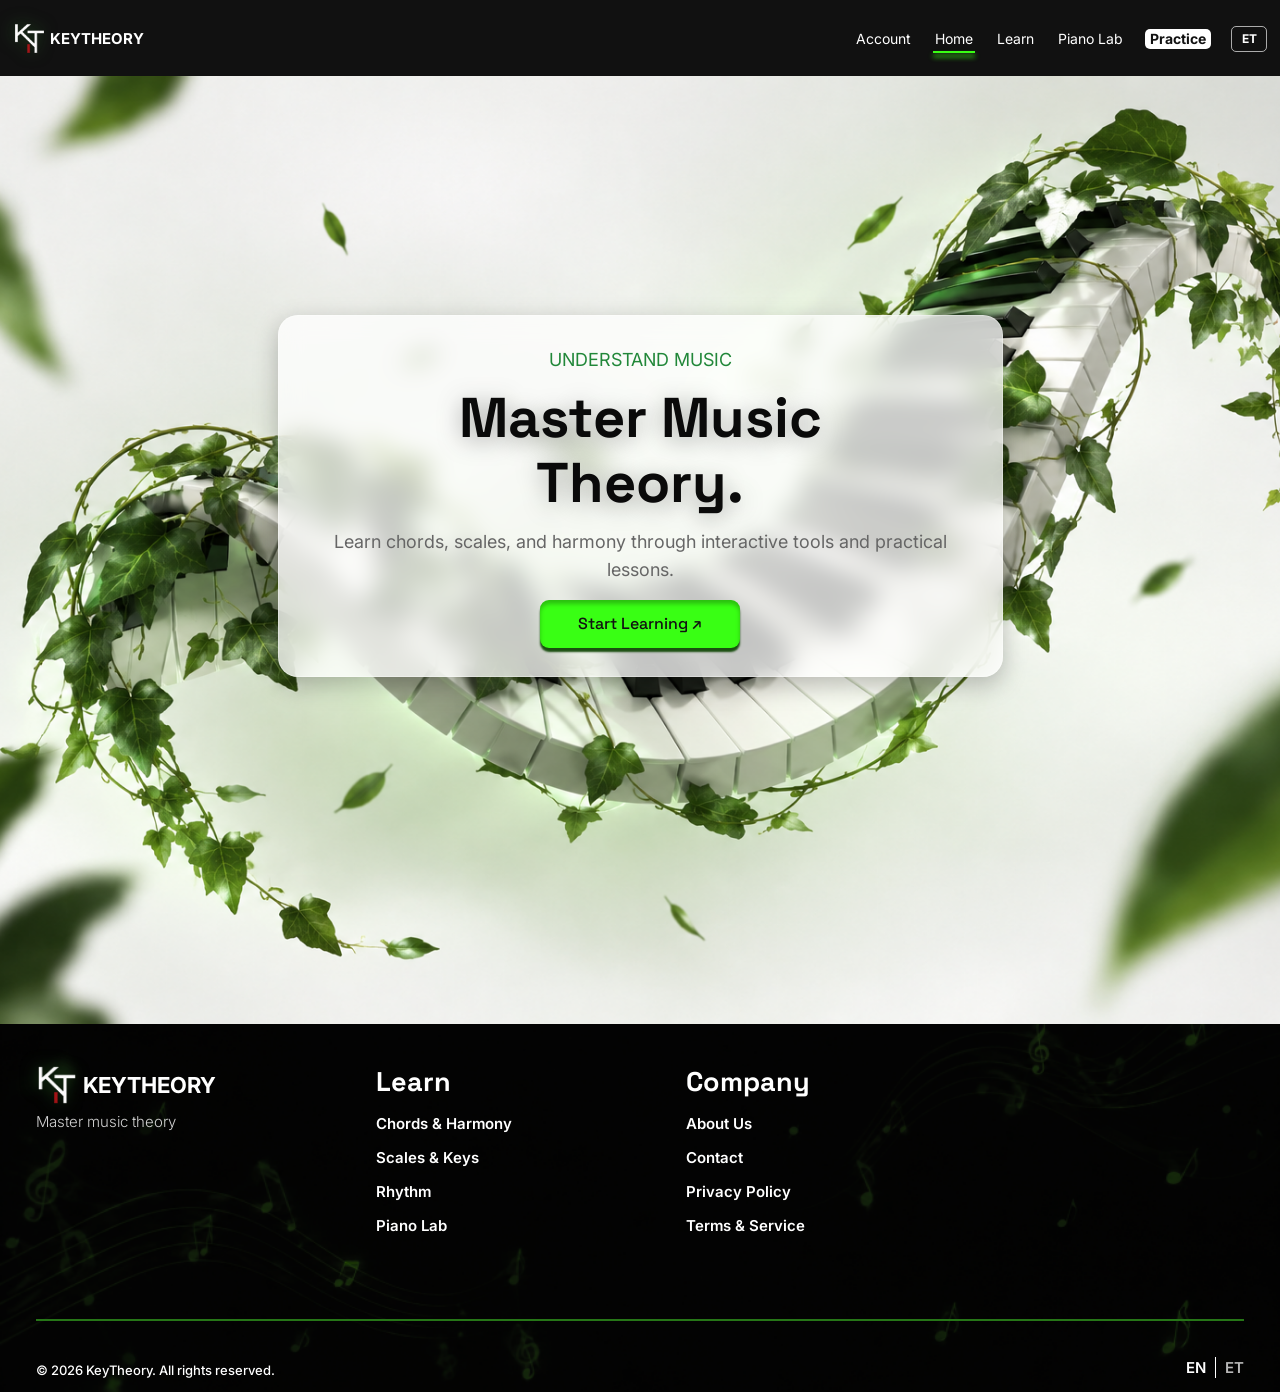
<file: index.html>
<!doctype html>
<html lang="en">
  <head>
    <meta charset="utf-8" />
    <meta name="viewport" content="width=device-width, initial-scale=1" />
    <meta name="theme-color" content="#111111" />
    <title data-en="KeyTheory | Master Music Theory" data-et="KeyTheory | Muusikateooria meistriklass">KeyTheory | Master Music Theory</title>
    <link rel="preconnect" href="https://fonts.googleapis.com" />
    <link rel="preconnect" href="https://fonts.gstatic.com" crossorigin />
    <link
      href="https://fonts.googleapis.com/css2?family=Inter:wght@400;700&family=Space+Grotesk:wght@500;700&display=swap"
      rel="stylesheet"
    />
    <link rel="stylesheet" href="style.css" />
    <script src="script.js" defer></script>
  </head>
  <body>
    <header class="site-header">
      <a class="brand" href="#home" aria-label="KeyTheory home" data-en-aria-label="KeyTheory home" data-et-aria-label="KeyTheory avaleht">
        <img class="brand-mark" src="assets/kt-logo.png" alt="" />
        <span>KEYTHEORY</span>
      </a>

      <nav class="main-nav" aria-label="Main navigation" data-en-aria-label="Main navigation" data-et-aria-label="Peamenüü">
        <a class="nav-link" href="signup.html" data-en="Account" data-et="Konto">Account</a>
        <a class="nav-link is-current" href="#home" aria-current="page" data-en="Home" data-et="Avaleht">Home</a>
        <a class="nav-link" href="learn.html" data-en="Learn" data-et="Õpi">Learn</a>
        <a class="nav-link" href="#piano-lab" data-en="Piano Lab" data-et="Klaverilabor">Piano Lab</a>
        <a class="practice-link" href="#practice" data-en="Practice" data-et="Harjuta">Practice</a>
        <button class="language-toggle" type="button" data-language-toggle aria-label="Switch language to Estonian" data-en-aria-label="Switch language to Estonian" data-et-aria-label="Vaheta keeleks inglise keel" aria-pressed="false">ET</button>
      </nav>
    </header>

    <main id="home" class="hero">
      <section class="hero-panel" aria-labelledby="hero-title">
        <p class="eyebrow" data-en="UNDERSTAND MUSIC" data-et="MÕISTA MUUSIKAT">UNDERSTAND MUSIC</p>
        <h1 id="hero-title" data-en="Master Music Theory." data-et="Valda muusikateooriat.">Master Music Theory.</h1>
        <p class="hero-description" data-en="Learn chords, scales, and harmony through interactive tools and practical lessons." data-et="Õpi akorde, helistikke ja harmooniat interaktiivsete tööriistade ning praktiliste õppetundide abil.">
          Learn chords, scales, and harmony through interactive tools and practical lessons.
        </p>
        <a class="primary-action" href="signup.html"><span data-en="Start Learning" data-et="Alusta õppimist">Start Learning</span> <span aria-hidden="true">↗</span></a>
      </section>
    </main>

    <footer class="site-footer">
      <div class="footer-content">
        <div class="footer-brand">
          <a class="footer-brand-link" href="index.html#home" aria-label="KeyTheory home">
            <img src="assets/kt-logo.png" alt="" />
            <span>KEYTHEORY</span>
          </a>
          <p data-en="Master music theory" data-et="Valda muusikateooriat">Master music theory</p>
        </div>

        <nav class="footer-column" aria-label="Learn" data-en-aria-label="Learn" data-et-aria-label="Õpi">
          <h2 data-en="Learn" data-et="Õpi">Learn</h2>
          <a href="learn.html#learn" data-en="Chords &amp; Harmony" data-et="Akordid ja harmoonia">Chords &amp; Harmony</a>
          <a href="learn.html#learn" data-en="Scales &amp; Keys" data-et="Heliredelid ja helistikud">Scales &amp; Keys</a>
          <a href="learn.html#learn" data-en="Rhythm" data-et="Rütm">Rhythm</a>
          <a href="#piano-lab" data-en="Piano Lab" data-et="Klaverilabor">Piano Lab</a>
        </nav>

        <nav class="footer-column" aria-label="Company" data-en-aria-label="Company" data-et-aria-label="Ettevõte">
          <h2 data-en="Company" data-et="Ettevõte">Company</h2>
          <a href="#about" data-en="About Us" data-et="Meist">About Us</a>
          <a href="#contact" data-en="Contact" data-et="Kontakt">Contact</a>
          <a href="#privacy" data-en="Privacy Policy" data-et="Privaatsuspoliitika">Privacy Policy</a>
          <a href="#terms" data-en="Terms &amp; Service" data-et="Kasutustingimused">Terms &amp; Service</a>
        </nav>
      </div>
      <div class="footer-bottom">
        <p data-en="© 2026 KeyTheory. All rights reserved." data-et="© 2026 KeyTheory. Kõik õigused kaitstud.">© 2026 KeyTheory. All rights reserved.</p>
        <div class="footer-languages" aria-label="Choose language" data-en-aria-label="Choose language" data-et-aria-label="Vali keel">
          <button type="button" data-language-choice="en" aria-pressed="true">EN</button>
          <span aria-hidden="true"></span>
          <button type="button" data-language-choice="et" aria-pressed="false">ET</button>
        </div>
      </div>
    </footer>
  </body>
</html>
</file>
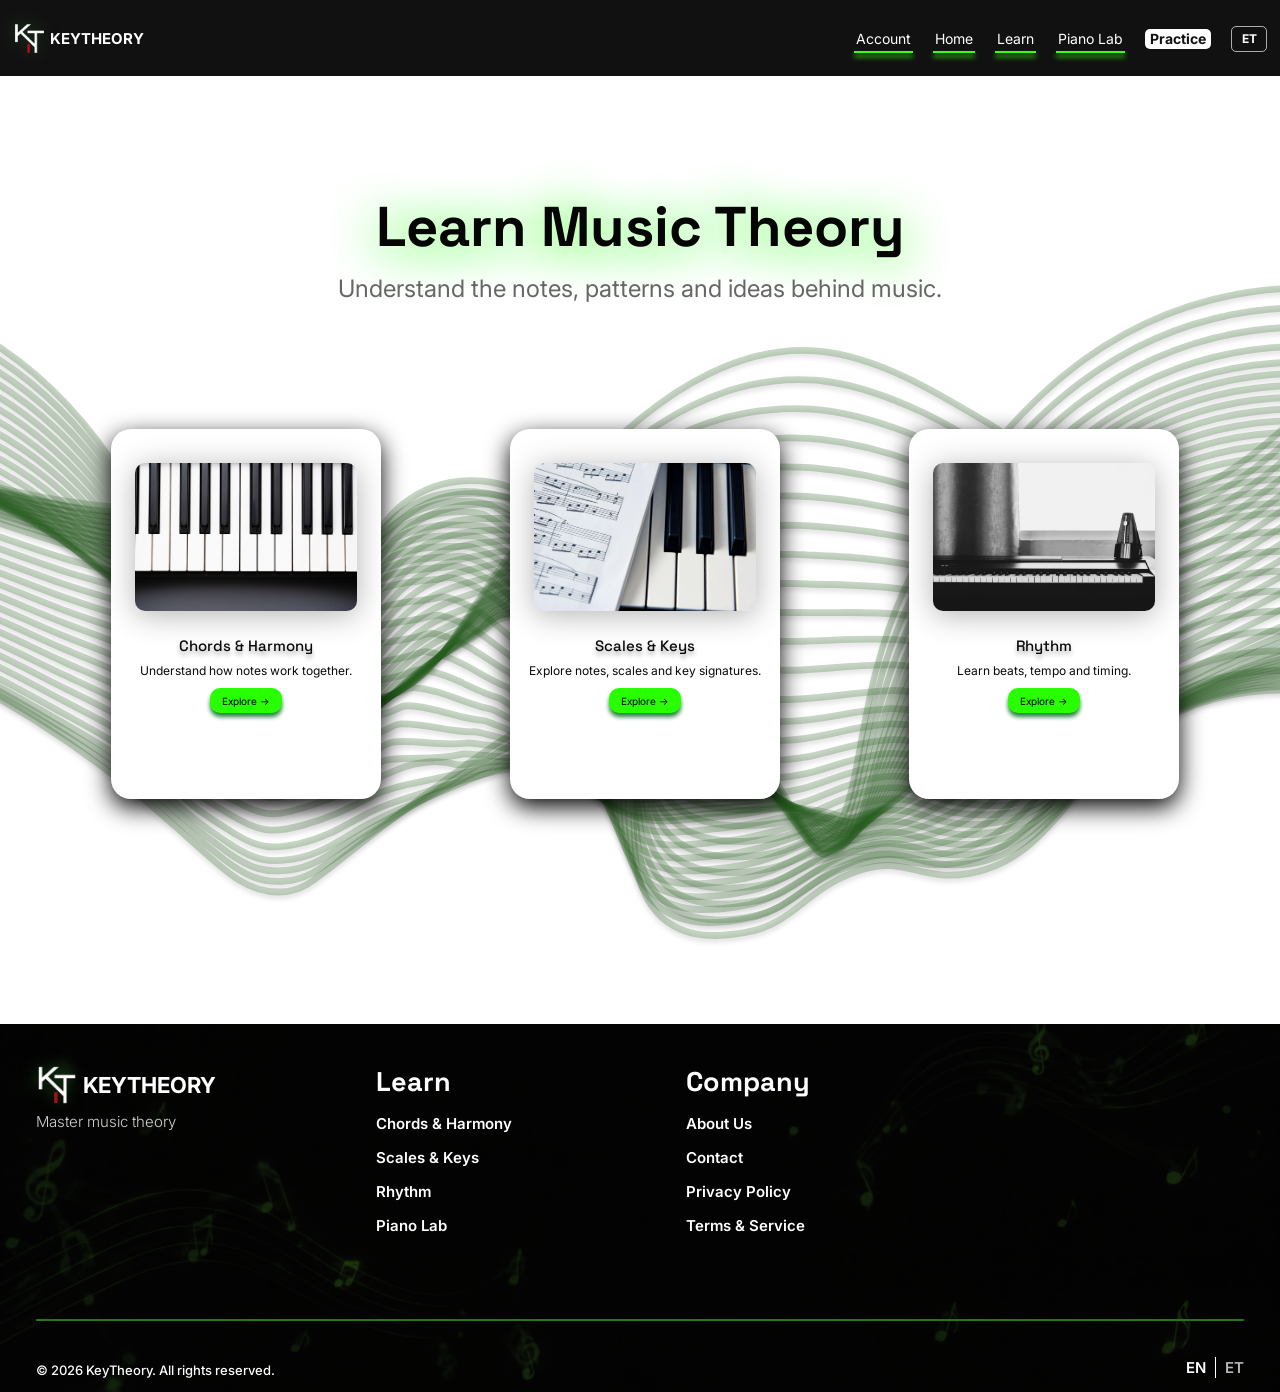
<file: learn.html>
<!doctype html>
<html lang="en">
  <head>
    <meta charset="utf-8" />
    <meta name="viewport" content="width=device-width, initial-scale=1" />
    <meta name="theme-color" content="#111111" />
    <title data-en="Learn Music Theory | KeyTheory" data-et="Õpi muusikateooriat | KeyTheory">Learn Music Theory | KeyTheory</title>
    <link rel="preconnect" href="https://fonts.googleapis.com" />
    <link rel="preconnect" href="https://fonts.gstatic.com" crossorigin />
    <link
      href="https://fonts.googleapis.com/css2?family=Inter:wght@400;700&family=Space+Grotesk:wght@500;700&display=swap"
      rel="stylesheet"
    />
    <link rel="stylesheet" href="style.css" />
    <script src="script.js" defer></script>
  </head>
  <body class="learn-page">
    <header class="site-header">
      <a class="brand" href="index.html#home" aria-label="KeyTheory home" data-en-aria-label="KeyTheory home" data-et-aria-label="KeyTheory avaleht">
        <img class="brand-mark" src="assets/kt-logo.png" alt="" />
        <span>KEYTHEORY</span>
      </a>

      <nav class="main-nav" aria-label="Main navigation" data-en-aria-label="Main navigation" data-et-aria-label="Peamenüü">
        <a class="nav-link" href="signup.html" data-en="Account" data-et="Konto">Account</a>
        <a class="nav-link" href="index.html#home" data-en="Home" data-et="Avaleht">Home</a>
        <a class="nav-link is-current" href="learn.html" aria-current="page" data-en="Learn" data-et="Õpi">Learn</a>
        <a class="nav-link" href="#piano-lab" data-en="Piano Lab" data-et="Klaverilabor">Piano Lab</a>
        <a class="practice-link" href="#practice" data-en="Practice" data-et="Harjuta">Practice</a>
        <button class="language-toggle" type="button" data-language-toggle aria-label="Switch language to Estonian" data-en-aria-label="Switch language to Estonian" data-et-aria-label="Vaheta keeleks inglise keel" aria-pressed="false">ET</button>
      </nav>
    </header>

    <main id="learn" class="learn-main">
      <img class="learn-wave" src="assets/green-wave.svg" alt="" />

      <header class="learn-intro">
        <h1 data-en="Learn Music Theory" data-et="Õpi muusikateooriat">Learn Music Theory</h1>
        <p data-en="Understand the notes, patterns and ideas behind music." data-et="Mõista noote, mustreid ja muusika põhimõtteid.">Understand the notes, patterns and ideas behind music.</p>
      </header>

      <section class="topic-grid" aria-label="Music theory topics" data-en-aria-label="Music theory topics" data-et-aria-label="Muusikateooria teemad">
        <article class="topic-card">
          <img class="topic-image" src="assets/chords-piano.png" alt="Piano keyboard" data-en-alt="Piano keyboard" data-et-alt="Klaveriklaviatuur" />
          <h2 data-en="Chords &amp; Harmony" data-et="Akordid ja harmoonia">Chords &amp; Harmony</h2>
          <p data-en="Understand how notes work together." data-et="Mõista, kuidas noodid koos kõlavad.">Understand how notes work together.</p>
          <a class="explore-link" href="#learn" aria-label="Explore Chords and Harmony" data-en-aria-label="Explore Chords and Harmony" data-et-aria-label="Tutvu akordide ja harmooniaga"><span data-en="Explore" data-et="Tutvu">Explore</span> <span aria-hidden="true">→</span></a>
        </article>

        <article class="topic-card">
          <img class="topic-image" src="assets/scales-piano.png" alt="Sheet music beside piano keys" data-en-alt="Sheet music beside piano keys" data-et-alt="Noodileht klahvide kõrval" />
          <h2 data-en="Scales &amp; Keys" data-et="Heliredelid ja helistikud">Scales &amp; Keys</h2>
          <p data-en="Explore notes, scales and key signatures." data-et="Avasta noote, heliredelid ja võtmemärke.">Explore notes, scales and key signatures.</p>
          <a class="explore-link" href="#learn" aria-label="Explore Scales and Keys" data-en-aria-label="Explore Scales and Keys" data-et-aria-label="Tutvu heliredelite ja helistikega"><span data-en="Explore" data-et="Tutvu">Explore</span> <span aria-hidden="true">→</span></a>
        </article>

        <article class="topic-card">
          <img class="topic-image" src="assets/rhythm-piano.png" alt="Piano and metronome" data-en-alt="Piano and metronome" data-et-alt="Klaver ja metronoom" />
          <h2 data-en="Rhythm" data-et="Rütm">Rhythm</h2>
          <p data-en="Learn beats, tempo and timing." data-et="Õpi tundma lööke, tempot ja ajastust.">Learn beats, tempo and timing.</p>
          <a class="explore-link" href="#learn" aria-label="Explore Rhythm" data-en-aria-label="Explore Rhythm" data-et-aria-label="Tutvu rütmiga"><span data-en="Explore" data-et="Tutvu">Explore</span> <span aria-hidden="true">→</span></a>
        </article>
      </section>
    </main>

    <footer class="site-footer">
      <div class="footer-content">
        <div class="footer-brand">
          <a class="footer-brand-link" href="index.html#home" aria-label="KeyTheory home">
            <img src="assets/kt-logo.png" alt="" />
            <span>KEYTHEORY</span>
          </a>
          <p data-en="Master music theory" data-et="Valda muusikateooriat">Master music theory</p>
        </div>

        <nav class="footer-column" aria-label="Learn" data-en-aria-label="Learn" data-et-aria-label="Õpi">
          <h2 data-en="Learn" data-et="Õpi">Learn</h2>
          <a href="#learn" data-en="Chords &amp; Harmony" data-et="Akordid ja harmoonia">Chords &amp; Harmony</a>
          <a href="#learn" data-en="Scales &amp; Keys" data-et="Heliredelid ja helistikud">Scales &amp; Keys</a>
          <a href="#learn" data-en="Rhythm" data-et="Rütm">Rhythm</a>
          <a href="index.html#piano-lab" data-en="Piano Lab" data-et="Klaverilabor">Piano Lab</a>
        </nav>

        <nav class="footer-column" aria-label="Company" data-en-aria-label="Company" data-et-aria-label="Ettevõte">
          <h2 data-en="Company" data-et="Ettevõte">Company</h2>
          <a href="#about" data-en="About Us" data-et="Meist">About Us</a>
          <a href="#contact" data-en="Contact" data-et="Kontakt">Contact</a>
          <a href="#privacy" data-en="Privacy Policy" data-et="Privaatsuspoliitika">Privacy Policy</a>
          <a href="#terms" data-en="Terms &amp; Service" data-et="Kasutustingimused">Terms &amp; Service</a>
        </nav>
      </div>
      <div class="footer-bottom">
        <p data-en="© 2026 KeyTheory. All rights reserved." data-et="© 2026 KeyTheory. Kõik õigused kaitstud.">© 2026 KeyTheory. All rights reserved.</p>
        <div class="footer-languages" aria-label="Choose language" data-en-aria-label="Choose language" data-et-aria-label="Vali keel">
          <button type="button" data-language-choice="en" aria-pressed="true">EN</button>
          <span aria-hidden="true"></span>
          <button type="button" data-language-choice="et" aria-pressed="false">ET</button>
        </div>
      </div>
    </footer>
  </body>
</html>
</file>
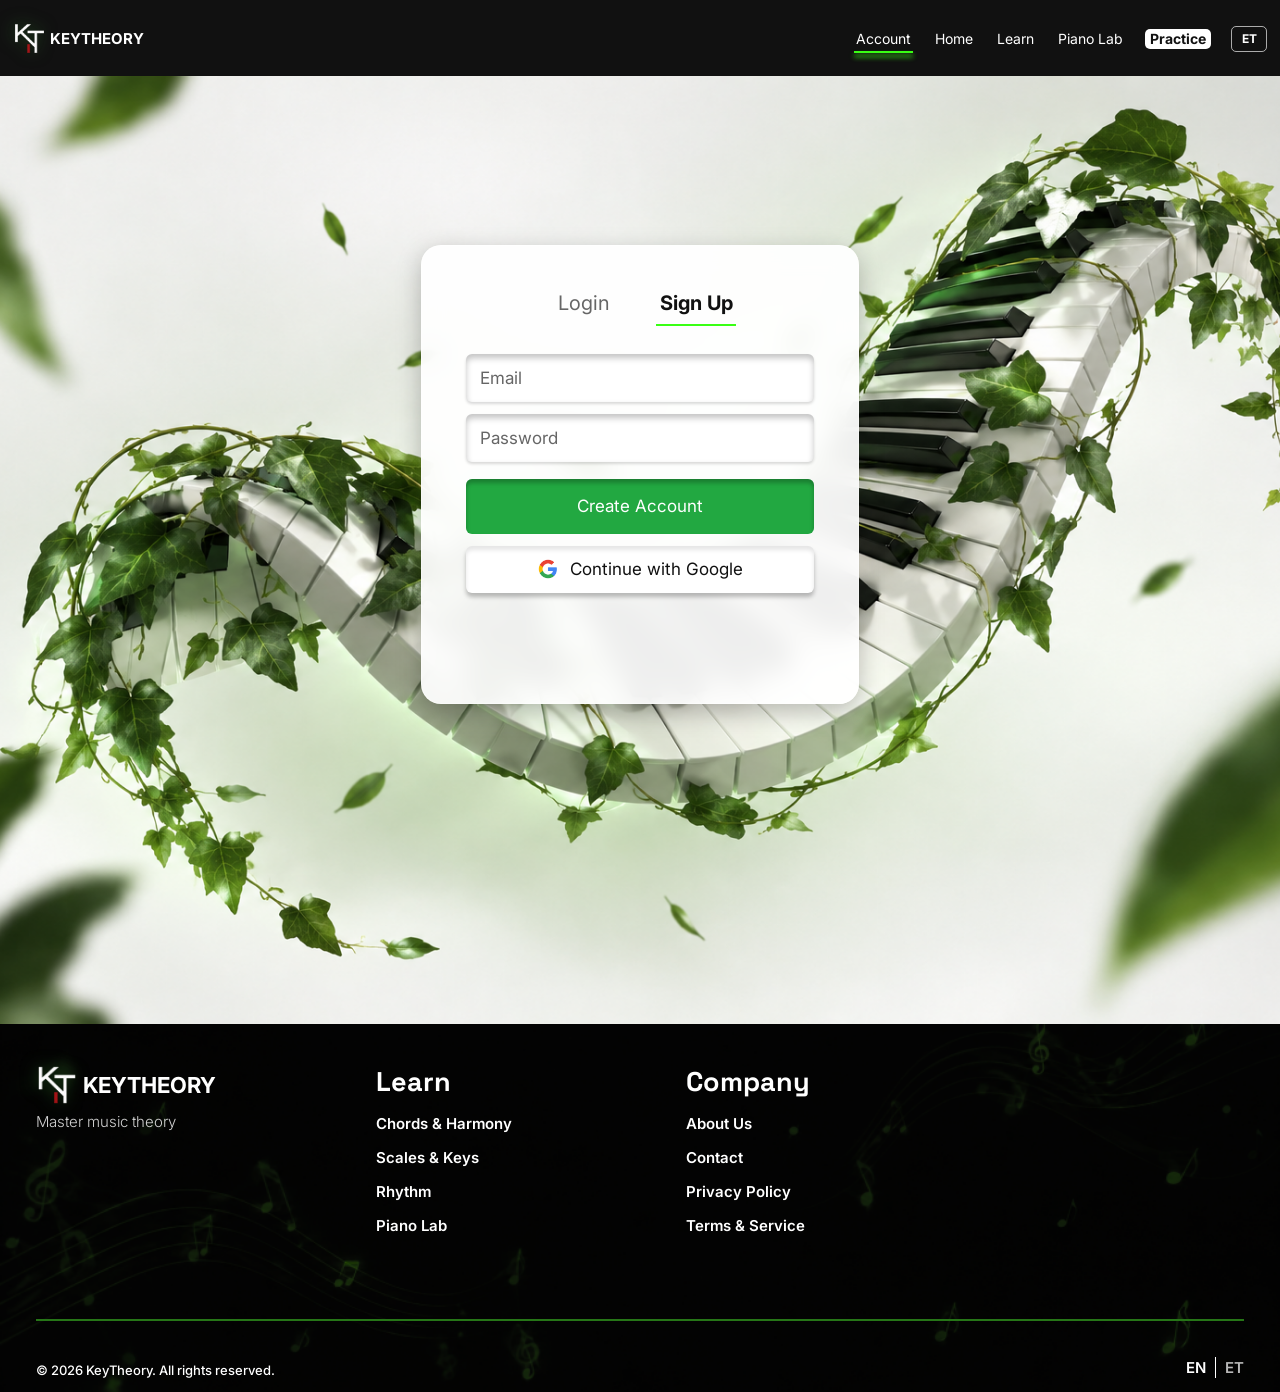
<file: signup.html>
<!doctype html>
<html lang="en">
  <head>
    <meta charset="utf-8" />
    <meta name="viewport" content="width=device-width, initial-scale=1" />
    <meta name="theme-color" content="#111111" />
    <title data-en="Sign Up | KeyTheory" data-et="Loo konto | KeyTheory">Sign Up | KeyTheory</title>
    <link rel="preconnect" href="https://fonts.googleapis.com" />
    <link rel="preconnect" href="https://fonts.gstatic.com" crossorigin />
    <link
      href="https://fonts.googleapis.com/css2?family=Inter:wght@300;400;500;600;700&family=Space+Grotesk:wght@500;700&display=swap"
      rel="stylesheet"
    />
    <link rel="stylesheet" href="style.css" />
    <script src="script.js" defer></script>
  </head>
  <body class="signup-page">
    <header class="site-header">
      <a class="brand" href="index.html#home" aria-label="KeyTheory home" data-en-aria-label="KeyTheory home" data-et-aria-label="KeyTheory avaleht">
        <img class="brand-mark" src="assets/kt-logo.png" alt="" />
        <span>KEYTHEORY</span>
      </a>

      <nav class="main-nav" aria-label="Main navigation" data-en-aria-label="Main navigation" data-et-aria-label="Peamenüü">
        <a class="nav-link is-current" href="signup.html" aria-current="page" data-en="Account" data-et="Konto">Account</a>
        <a class="nav-link" href="index.html#home" data-en="Home" data-et="Avaleht">Home</a>
        <a class="nav-link" href="learn.html" data-en="Learn" data-et="Õpi">Learn</a>
        <a class="nav-link" href="index.html#piano-lab" data-en="Piano Lab" data-et="Klaverilabor">Piano Lab</a>
        <a class="practice-link" href="#practice" data-en="Practice" data-et="Harjuta">Practice</a>
        <button class="language-toggle" type="button" data-language-toggle aria-label="Switch language to Estonian" data-en-aria-label="Switch language to Estonian" data-et-aria-label="Vaheta keeleks inglise keel" aria-pressed="false">ET</button>
      </nav>
    </header>

    <main class="signup-main">
      <section class="signup-card" aria-label="Account access" data-en-aria-label="Account access" data-et-aria-label="Konto kasutamine">
        <div class="signup-tabs" role="tablist" aria-label="Account access options" data-en-aria-label="Account access options" data-et-aria-label="Konto valikud">
          <button class="signup-tab" type="button" role="tab" aria-selected="false" data-account-mode="login" data-en="Login" data-et="Logi sisse">Login</button>
          <button class="signup-tab is-selected" type="button" role="tab" aria-selected="true" data-account-mode="signup" data-en="Sign Up" data-et="Loo konto">Sign Up</button>
        </div>

        <form class="signup-form" data-signup-form>
          <label class="visually-hidden" for="signup-email" data-en="Email" data-et="E-post">Email</label>
          <input id="signup-email" name="email" type="email" placeholder="Email" data-en-placeholder="Email" data-et-placeholder="E-post" autocomplete="email" required />
          <label class="visually-hidden" for="signup-password" data-en="Password" data-et="Parool">Password</label>
          <input id="signup-password" name="password" type="password" placeholder="Password" data-en-placeholder="Password" data-et-placeholder="Parool" autocomplete="new-password" required />
          <button class="signup-submit" type="submit" data-en="Create Account" data-et="Loo konto">Create Account</button>
          <button class="google-signin" type="button">
            <img src="assets/google-mark.png" alt="" />
            <span data-en="Continue with Google" data-et="Jätka Google'iga">Continue with Google</span>
          </button>
          <p class="signup-status" data-signup-status role="status" aria-live="polite"></p>
        </form>
      </section>
    </main>

    <footer class="site-footer">
      <div class="footer-content">
        <div class="footer-brand">
          <a class="footer-brand-link" href="index.html#home" aria-label="KeyTheory home">
            <img src="assets/kt-logo.png" alt="" />
            <span>KEYTHEORY</span>
          </a>
          <p data-en="Master music theory" data-et="Valda muusikateooriat">Master music theory</p>
        </div>

        <nav class="footer-column" aria-label="Learn" data-en-aria-label="Learn" data-et-aria-label="Õpi">
          <h2 data-en="Learn" data-et="Õpi">Learn</h2>
          <a href="learn.html#learn" data-en="Chords &amp; Harmony" data-et="Akordid ja harmoonia">Chords &amp; Harmony</a>
          <a href="learn.html#learn" data-en="Scales &amp; Keys" data-et="Heliredelid ja helistikud">Scales &amp; Keys</a>
          <a href="learn.html#learn" data-en="Rhythm" data-et="Rütm">Rhythm</a>
          <a href="index.html#piano-lab" data-en="Piano Lab" data-et="Klaverilabor">Piano Lab</a>
        </nav>

        <nav class="footer-column" aria-label="Company" data-en-aria-label="Company" data-et-aria-label="Ettevõte">
          <h2 data-en="Company" data-et="Ettevõte">Company</h2>
          <a href="#about" data-en="About Us" data-et="Meist">About Us</a>
          <a href="#contact" data-en="Contact" data-et="Kontakt">Contact</a>
          <a href="#privacy" data-en="Privacy Policy" data-et="Privaatsuspoliitika">Privacy Policy</a>
          <a href="#terms" data-en="Terms &amp; Service" data-et="Kasutustingimused">Terms &amp; Service</a>
        </nav>
      </div>
      <div class="footer-bottom">
        <p data-en="© 2026 KeyTheory. All rights reserved." data-et="© 2026 KeyTheory. Kõik õigused kaitstud.">© 2026 KeyTheory. All rights reserved.</p>
        <div class="footer-languages" aria-label="Choose language" data-en-aria-label="Choose language" data-et-aria-label="Vali keel">
          <button type="button" data-language-choice="en" aria-pressed="true">EN</button>
          <span aria-hidden="true"></span>
          <button type="button" data-language-choice="et" aria-pressed="false">ET</button>
        </div>
      </div>
    </footer>
  </body>
</html>
</file>
<file: style.css>
:root {
  color-scheme: light;
  font-family: "Inter", sans-serif;
  font-synthesis: none;
  text-rendering: optimizeLegibility;
  -webkit-font-smoothing: antialiased;
  -moz-osx-font-smoothing: grayscale;
  --black: #111111;
  --green: #39ff14;
  --deep-green: #218739;
}

* {
  box-sizing: border-box;
}

html {
  min-width: 320px;
  scroll-behavior: smooth;
}

body {
  min-width: 320px;
  min-height: 100vh;
  margin: 0;
  color: #0a0a0a;
}

.site-header {
  position: relative;
  z-index: 2;
  display: flex;
  align-items: center;
  justify-content: space-between;
  height: 76px;
  padding: 0 13px;
  background: var(--black);
  color: #fff;
}

.brand {
  display: inline-flex;
  align-items: center;
  gap: 4px;
  color: inherit;
  font-size: 15px;
  font-weight: 700;
  text-decoration: none;
  white-space: nowrap;
}

.brand-mark {
  display: block;
  width: 33px;
  height: 33px;
  object-fit: cover;
  filter: drop-shadow(-1px -1px 8px rgba(34, 97, 31, 0.7));
}

.main-nav {
  display: flex;
  align-items: center;
  gap: 20px;
  height: 100%;
  padding-top: 1px;
}

.nav-link,
.practice-link {
  color: #fff;
  font-size: 14px;
  line-height: 1;
  text-decoration: none;
  white-space: nowrap;
}

.nav-link {
  position: relative;
  display: flex;
  align-items: center;
  height: 100%;
  padding: 0 2px;
}

.nav-link::after {
  position: absolute;
  right: 0;
  bottom: 23px;
  left: 0;
  height: 2px;
  background: var(--green);
  box-shadow: 0 4px 5px var(--green);
  content: "";
  transform: scaleX(0);
  transform-origin: left;
  transition: transform 160ms ease;
}

.nav-link:hover::after,
.nav-link:focus-visible::after,
.nav-link.is-current::after {
  transform: scaleX(1);
}

.practice-link {
  padding: 3px 5px;
  border-radius: 5px;
  background: #fff;
  color: #111;
  font-weight: 700;
}

.language-toggle {
  min-width: 36px;
  padding: 6px 7px;
  border: 1px solid rgba(255, 255, 255, 0.65);
  border-radius: 5px;
  background: transparent;
  color: #fff;
  font: inherit;
  font-size: 12px;
  font-weight: 700;
  line-height: 1;
  cursor: pointer;
}

.language-toggle:hover {
  border-color: var(--green);
  color: var(--green);
}

.hero {
  position: relative;
  display: grid;
  min-height: 680px;
  height: 948px;
  place-items: center;
  overflow: hidden;
  background-color: #f7f8f4;
  background-image: url("assets/hero.png");
  background-position: center;
  background-size: cover;
}

.learn-page {
  overflow-x: hidden;
}

.learn-page .site-header {
  overflow: visible;
}

.learn-main {
  position: relative;
  min-height: 948px;
  overflow: hidden;
  background: #fff;
  isolation: isolate;
}

.learn-wave {
  position: absolute;
  z-index: -1;
  top: 22%;
  left: -3%;
  display: block;
  width: 106%;
  height: 69%;
  object-fit: fill;
  filter: drop-shadow(0 4px 2px rgba(0, 0, 0, 0.38));
  pointer-events: none;
  animation: wave-arrive 900ms ease-out both;
}

.learn-intro {
  position: relative;
  z-index: 1;
  min-width: 0;
  padding: 117px 24px 0;
  text-align: center;
}

.learn-intro h1 {
  max-width: 100%;
  margin: 0;
  color: #050505;
  font-family: "Space Grotesk", sans-serif;
  font-size: 56px;
  font-weight: 700;
  line-height: 1.2;
  overflow-wrap: anywhere;
  text-shadow: 0 4px 49px #28ff00;
  animation: text-arrive 650ms cubic-bezier(0.2, 0.75, 0.3, 1) both;
}

.learn-intro p {
  max-width: 100%;
  margin: 12px 0 0;
  color: #666;
  font-size: 24px;
  font-weight: 400;
  line-height: 1.4;
  overflow-wrap: anywhere;
  animation: text-arrive 650ms 100ms cubic-bezier(0.2, 0.75, 0.3, 1) both;
}

.topic-grid {
  position: relative;
  z-index: 1;
  display: grid;
  width: min(1068px, calc(100% - 48px));
  grid-template-columns: repeat(3, minmax(0, 270px));
  justify-content: space-between;
  gap: 36px;
  margin: 123px auto 0;
  transform: translateX(5px);
}

.topic-card {
  display: flex;
  min-height: 370px;
  min-width: 0;
  flex-direction: column;
  align-items: center;
  padding: 33px 17px 24px;
  border: 1px solid rgba(255, 255, 255, 0.3);
  border-radius: 20px;
  background: #fff;
  box-shadow: 0 8px 24px #000;
  -webkit-backdrop-filter: blur(12px);
  backdrop-filter: blur(12px);
  text-align: center;
  animation: text-arrive 650ms cubic-bezier(0.2, 0.75, 0.3, 1) both;
  transition: transform 180ms ease, box-shadow 180ms ease;
}

.topic-card:nth-child(2) {
  animation-delay: 120ms;
}

.topic-card:nth-child(3) {
  animation-delay: 240ms;
}

.topic-card:hover {
  transform: translateY(-5px);
  box-shadow: 0 14px 28px rgba(0, 0, 0, 0.28);
}

.topic-image {
  display: block;
  width: 222px;
  max-width: 100%;
  height: 148px;
  flex: 0 0 auto;
  border-radius: 10px;
  box-shadow: 0 4px 30px rgba(0, 0, 0, 0.3);
  object-fit: cover;
  transition: transform 220ms ease;
}

.topic-card:hover .topic-image {
  transform: scale(1.025);
}

.topic-card h2 {
  width: 100%;
  max-width: 100%;
  margin: 25px 0 0;
  font-family: "Space Grotesk", sans-serif;
  font-size: 15px;
  font-weight: 500;
  line-height: 1.3;
  overflow-wrap: anywhere;
  text-shadow: 0 4px 4px rgba(0, 0, 0, 0.3);
}

.topic-card p {
  width: 100%;
  max-width: 100%;
  margin: 8px 0 0;
  font-size: 12px;
  line-height: 1.4;
  overflow-wrap: anywhere;
}

.explore-link {
  display: inline-flex;
  min-width: 72px;
  min-height: 25px;
  align-items: center;
  justify-content: center;
  gap: 3px;
  margin-top: 8px;
  padding: 0 8px;
  border-radius: 10px;
  background: #28ff00;
  box-shadow: 0 4px 4px #218739;
  color: #000;
  font-size: 10px;
  line-height: 1;
  text-decoration: none;
  transition: filter 160ms ease, transform 160ms ease;
}

.explore-link:hover {
  filter: brightness(1.06);
  transform: translateY(-2px);
}

.learn-page .nav-link::after {
  transform: scaleX(1);
}

@media (max-width: 929px) {
  .learn-main {
    min-height: calc(100svh - 64px);
    padding-bottom: 64px;
  }

  .learn-intro {
    padding-top: 88px;
  }

  .learn-intro h1 {
    font-size: clamp(40px, 7vw, 56px);
  }

  .learn-intro p {
    font-size: 20px;
  }

  .topic-grid {
    width: min(576px, calc(100% - 40px));
    grid-template-columns: minmax(0, 1fr);
    justify-items: center;
    gap: 28px;
    margin-top: 72px;
    transform: none;
  }

  .topic-card {
    width: min(100%, 370px);
  }

  .learn-wave {
    top: 220px;
    height: 70%;
  }
}

@media (max-width: 440px) {
  .learn-intro {
    padding: 72px 16px 0;
  }

  .learn-intro h1 {
    font-size: clamp(32px, 10vw, 38px);
  }

  .learn-intro p {
    font-size: 16px;
  }

  .topic-grid {
    width: calc(100% - 32px);
    margin-top: 56px;
  }
}

.hero-panel {
  position: relative;
  z-index: 1;
  display: flex;
  width: min(725px, calc(100% - 40px));
  min-height: 338px;
  flex-direction: column;
  align-items: center;
  justify-content: flex-start;
  padding: 30px 24px 28px;
  border: 1px solid rgba(255, 255, 255, 0.3);
  border-radius: 20px;
  background: rgba(255, 255, 255, 0.75);
  box-shadow: 0 8px 24px rgba(0, 0, 0, 0.25);
  -webkit-backdrop-filter: blur(12px);
  backdrop-filter: blur(12px);
  text-align: center;
  transform: translateY(-54px);
  animation: hero-arrive 750ms cubic-bezier(0.2, 0.75, 0.3, 1) both;
}

.eyebrow {
  margin: 0 0 12px;
  color: var(--deep-green);
  font-size: 18px;
  font-weight: 400;
  line-height: 28px;
  animation: text-arrive 600ms 100ms cubic-bezier(0.2, 0.75, 0.3, 1) both;
}

.hero-panel h1 {
  width: min(520px, 100%);
  min-width: 0;
  margin: 0;
  font-family: "Space Grotesk", sans-serif;
  font-size: 56px;
  font-weight: 700;
  line-height: 1.16;
  overflow-wrap: anywhere;
  text-shadow: 0 4px 24.8px rgba(0, 0, 0, 0.35);
  animation: text-arrive 600ms 180ms cubic-bezier(0.2, 0.75, 0.3, 1) both;
}

.hero-description {
  width: min(100%, 699px);
  max-width: 699px;
  min-width: 0;
  margin: 12px 0 16px;
  color: #666;
  font-size: 18px;
  font-weight: 400;
  line-height: 28px;
  overflow-wrap: anywhere;
  white-space: normal;
  animation: text-arrive 600ms 260ms cubic-bezier(0.2, 0.75, 0.3, 1) both;
}

.primary-action {
  display: inline-flex;
  min-width: 200px;
  min-height: 48px;
  align-items: center;
  justify-content: center;
  gap: 4px;
  padding: 0 18px;
  border-radius: 9px;
  background: var(--green);
  box-shadow: 0 4px 2px #1a4e10, inset 0 4px 4px rgba(0, 0, 0, 0.25);
  color: #111;
  font-family: "Space Grotesk", sans-serif;
  font-size: 16px;
  font-weight: 500;
  line-height: 28px;
  text-decoration: none;
  transition: filter 150ms ease, transform 150ms ease;
}

.primary-action:hover {
  filter: brightness(1.06);
  transform: translateY(-1px);
}

.primary-action span {
  display: inline-block;
  transition: transform 160ms ease;
}

.primary-action:hover span {
  transform: translate(2px, -2px);
}

.site-footer {
  min-height: 368px;
  padding: 40px max(36px, calc((100% - 1336px) / 2)) 14px;
  background: #050705 url("assets/site-footer.png") center / cover no-repeat;
  color: #fff;
}

.footer-content {
  display: grid;
  grid-template-columns: 300px 270px 270px;
  gap: 40px;
  min-height: 200px;
}

.footer-brand-link {
  display: inline-flex;
  align-items: center;
  gap: 5px;
  color: #fff;
  font-size: 22px;
  font-weight: 700;
  text-decoration: none;
}

.footer-brand-link img {
  display: block;
  width: 42px;
  height: 42px;
  object-fit: contain;
  filter: drop-shadow(-1px -1px 8px rgba(34, 97, 31, 0.7));
}

.footer-brand > p {
  margin: 2px 0 0;
  color: rgba(255, 255, 255, 0.82);
  font-size: 15px;
  font-weight: 300;
}

.footer-column {
  display: flex;
  flex-direction: column;
  align-items: flex-start;
  gap: 15px;
}

.footer-column h2 {
  margin: 0 0 0;
  font-family: "Space Grotesk", sans-serif;
  font-size: 27px;
  line-height: 1.35;
}

.footer-column a {
  color: #fff;
  font-size: 15px;
  font-weight: 600;
  line-height: 1.25;
  text-decoration: none;
}

.footer-column a:hover {
  color: var(--green);
}

.footer-bottom {
  display: flex;
  min-height: 59px;
  align-items: flex-end;
  justify-content: space-between;
  gap: 20px;
  margin-top: 55px;
  padding-top: 14px;
  border-top: 2px solid #267617;
}

.footer-bottom > p {
  margin: 0;
  color: #fff;
  font-size: 13px;
  font-weight: 500;
}

.footer-languages {
  display: inline-flex;
  align-items: center;
  gap: 9px;
}

.footer-languages button {
  padding: 0;
  border: 0;
  background: transparent;
  color: rgba(255, 255, 255, 0.72);
  font: inherit;
  font-size: 15px;
  font-weight: 600;
  cursor: pointer;
}

.footer-languages button[aria-pressed="true"],
.footer-languages button:hover {
  color: #fff;
}

.footer-languages span {
  width: 1px;
  height: 21px;
  background: #fff;
}

.signup-main {
  display: grid;
  min-height: 948px;
  place-items: center;
  padding: 36px 20px;
  background: #f7f8f4 url("assets/hero.png") center / cover no-repeat;
}

.signup-card {
  width: min(438px, 100%);
  min-height: 459px;
  transform: translateY(-76px);
  padding: 43px 44px 34px;
  border: 1px solid rgba(255, 255, 255, 0.3);
  border-radius: 20px;
  background: rgba(255, 255, 255, 0.93);
  box-shadow: 0 8px 24px rgba(0, 0, 0, 0.25);
  -webkit-backdrop-filter: blur(12px);
  backdrop-filter: blur(12px);
}

.signup-tabs {
  display: flex;
  align-items: center;
  justify-content: center;
  gap: 32px;
  margin-bottom: 28px;
}

.signup-tab {
  min-width: 80px;
  padding: 0 0 7px;
  border: 0;
  border-bottom: 2px solid transparent;
  background: transparent;
  color: #666;
  font: inherit;
  font-size: 20px;
  line-height: 1.4;
  cursor: pointer;
}

.signup-tab.is-selected {
  border-bottom-color: var(--green);
  color: #111;
  font-weight: 700;
}

.signup-form {
  display: flex;
  flex-direction: column;
  gap: 12px;
}

.visually-hidden {
  position: absolute;
  width: 1px;
  height: 1px;
  overflow: hidden;
  clip: rect(0, 0, 0, 0);
  white-space: nowrap;
  clip-path: inset(50%);
}

.signup-form input {
  width: 100%;
  height: 48px;
  padding: 0 14px;
  border: 0;
  border-radius: 6px;
  background: #fff;
  box-shadow: inset 0 4px 6px rgba(0, 0, 0, 0.24), 0 2px 3px rgba(0, 0, 0, 0.15);
  color: #111;
  font: inherit;
  font-size: 17px;
}

.signup-form input::placeholder {
  color: #666;
  opacity: 1;
}

.signup-submit,
.google-signin {
  display: flex;
  width: 100%;
  align-items: center;
  justify-content: center;
  border: 0;
  border-radius: 6px;
  font: inherit;
  font-size: 17px;
  cursor: pointer;
}

.signup-submit {
  min-height: 55px;
  margin-top: 5px;
  background: #22a841;
  box-shadow: inset 0 4px 4px rgba(0, 0, 0, 0.25);
  color: #fff;
}

.signup-submit:hover {
  background: #1c983a;
}

.google-signin {
  min-height: 47px;
  gap: 12px;
  background: #fff;
  box-shadow: 0 4px 4px rgba(0, 0, 0, 0.25), inset 0 4px 4px rgba(0, 0, 0, 0.1);
  color: #111;
}

.google-signin img {
  display: block;
  width: 20px;
  height: 20px;
  object-fit: contain;
}

.signup-status {
  min-height: 18px;
  margin: 0;
  color: #9b2020;
  font-size: 12px;
  text-align: center;
}

@keyframes text-arrive {
  from {
    opacity: 0;
    translate: 0 14px;
  }

  to {
    opacity: 1;
    translate: 0 0;
  }
}

@keyframes hero-arrive {
  from {
    opacity: 0;
    translate: 0 18px;
  }

  to {
    opacity: 1;
    translate: 0 0;
  }
}

@keyframes wave-arrive {
  from {
    opacity: 0;
    translate: 0 12px;
  }

  to {
    opacity: 1;
    translate: 0 0;
  }
}

.primary-action:focus-visible,
.nav-link:focus-visible,
.practice-link:focus-visible,
.language-toggle:focus-visible,
.brand:focus-visible {
  outline: 2px solid var(--green);
  outline-offset: 4px;
}

@media (max-width: 700px) {
  .site-header {
    height: 64px;
    padding-inline: 10px;
  }

  .brand {
    gap: 0;
    font-size: 13px;
  }

  .brand-mark {
    width: 30px;
    height: 30px;
  }

  .main-nav {
    gap: clamp(9px, 2.8vw, 18px);
  }

  .nav-link,
  .practice-link {
    font-size: 12px;
  }

  .nav-link::after {
    bottom: 18px;
  }

  .hero {
    min-height: 600px;
    height: calc(100svh - 64px);
    background-position: 54% center;
  }

  .hero-panel {
    width: min(560px, calc(100% - 32px));
    min-height: 0;
    padding: 26px 20px;
    transform: none;
  }

  .eyebrow,
  .hero-description {
    font-size: 15px;
  }

  .hero-panel h1 {
    font-size: clamp(36px, 8vw, 48px);
  }

  .hero-description {
    width: 100%;
    margin: 12px 0 18px;
    white-space: normal;
  }
}

@media (max-width: 440px) {
  .brand > span {
    display: none;
  }

  .main-nav {
    gap: 5px;
  }

  .nav-link,
  .practice-link {
    font-size: 10px;
  }

  .practice-link {
    padding: 3px 4px;
  }

  .language-toggle {
    min-width: 30px;
    padding-inline: 5px;
  }

  .hero-panel h1 {
    font-size: 38px;
  }

  html[lang="et"] .hero-panel h1 {
    font-size: clamp(32px, 9vw, 38px);
  }
}

@media (max-width: 700px) {
  .site-footer {
    padding: 32px 20px 14px;
    background-position: center;
  }

  .footer-content {
    grid-template-columns: repeat(2, minmax(0, 1fr));
    gap: 26px 18px;
    min-height: 0;
  }

  .footer-brand {
    grid-column: 1 / -1;
  }

  .footer-column {
    gap: 12px;
  }

  .footer-column h2 {
    font-size: 22px;
  }

  .footer-column a {
    font-size: 13px;
  }

  .footer-bottom {
    min-height: 54px;
    margin-top: 28px;
  }

  .footer-bottom > p {
    font-size: 11px;
  }

  .signup-main {
    min-height: max(680px, calc(100svh - 64px));
    padding: 28px 18px;
    background-position: 54% center;
  }

  .signup-card {
    min-height: 0;
    padding: 38px 28px 24px;
    transform: none;
  }

  .signup-tabs {
    margin-bottom: 24px;
  }
}

@media (prefers-reduced-motion: reduce) {
  *,
  *::before,
  *::after {
    scroll-behavior: auto !important;
    animation-duration: 0.01ms !important;
    animation-iteration-count: 1 !important;
    transition-duration: 0.01ms !important;
  }
}
</file>
